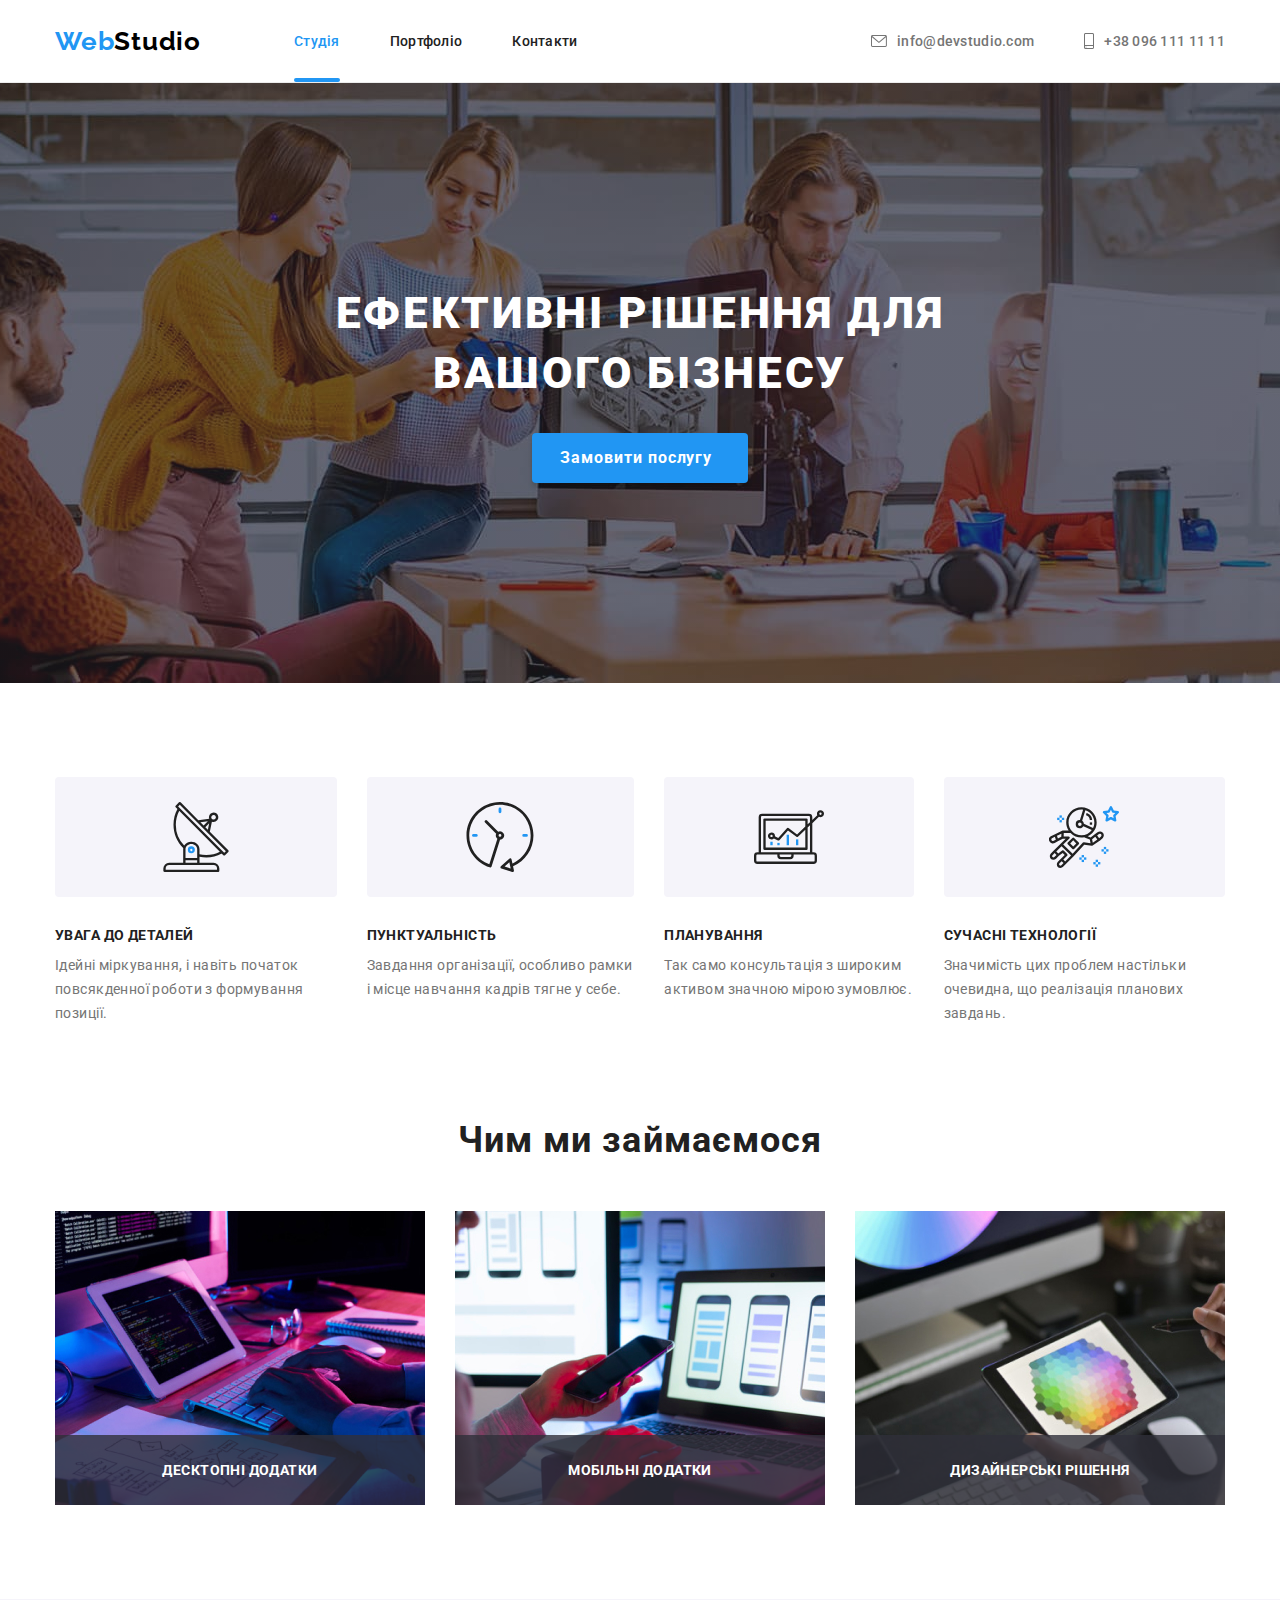
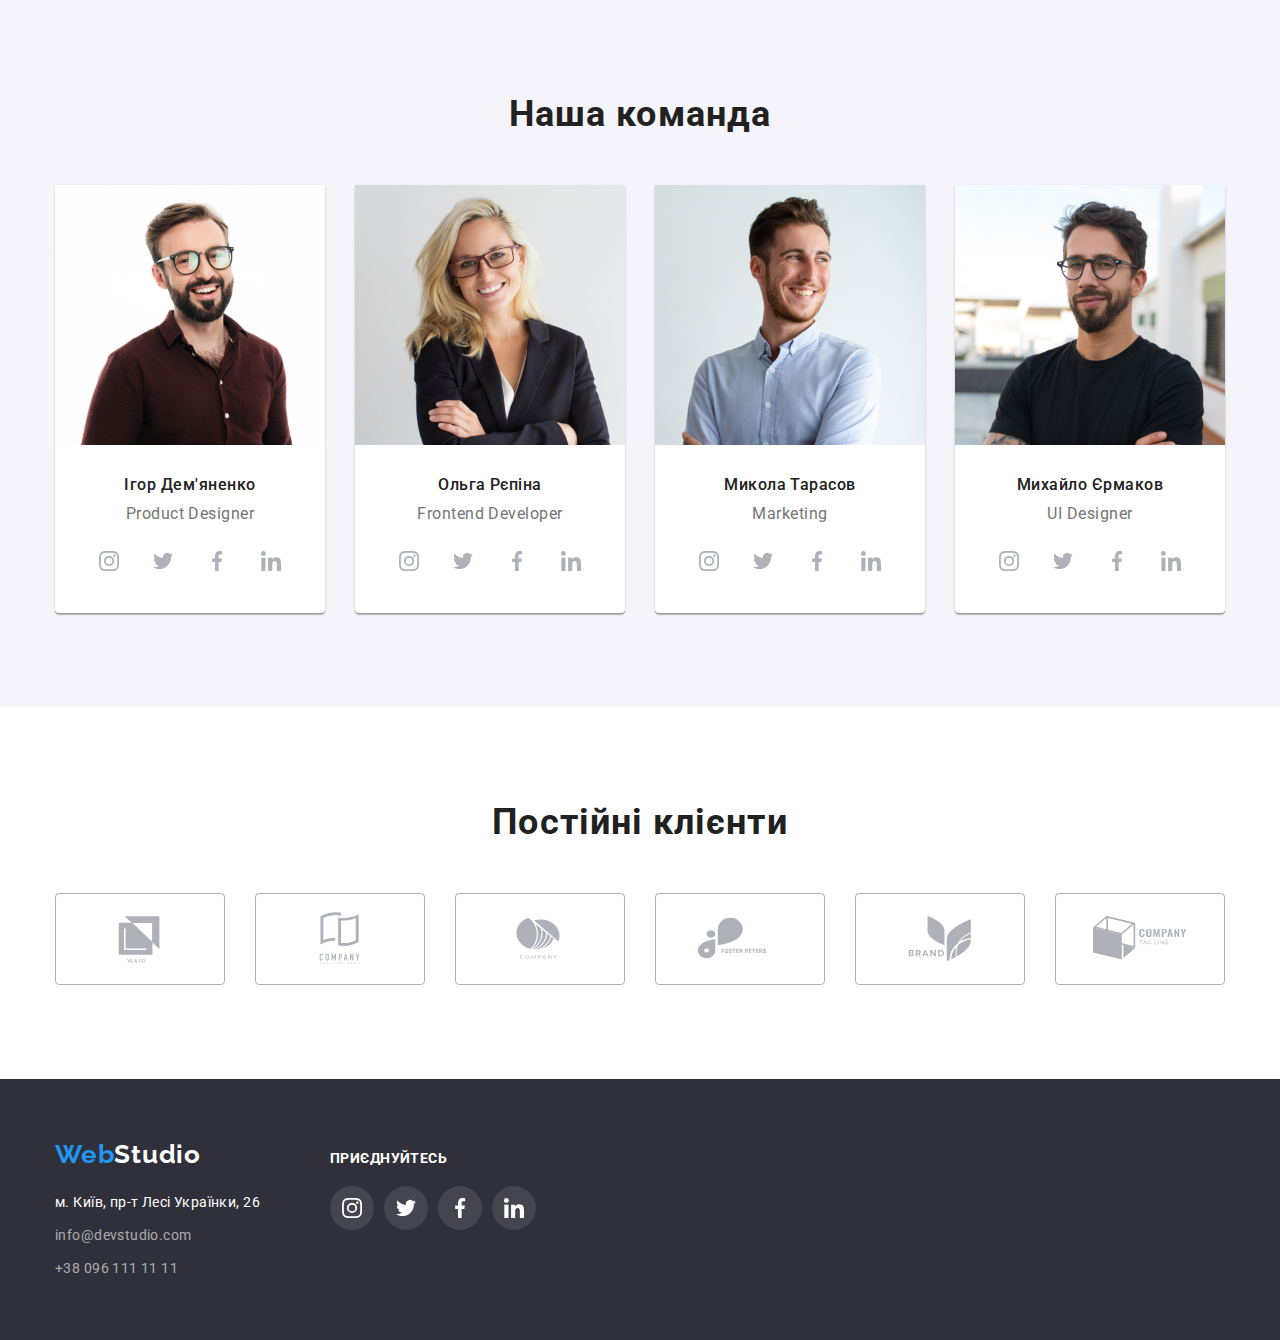
<file: index.html>
<!DOCTYPE html>
<html lang="uk">
  <head>
    <meta charset="UTF-8" />
    <meta http-equiv="X-UA-Compatible" content="IE=edge" />
    <meta name="viewport" content="width=device-width>, initial-scale=1.0" />
    <title>WebStudio</title>
    <!--Fonts-->
    <link rel="preconnect" href="https://fonts.googleapis.com" />
    <link rel="preconnect" href="https://fonts.gstatic.com" crossorigin />
    <link href="https://fonts.googleapis.com/css2?family=Montserrat:wght@400;700&family=Raleway:wght@700&family=Roboto:wght@400;500;700;900&display=swap" rel="stylesheet" />
    <!--Modern-normalize-->
    <link rel="stylesheet" href="./css/modern-normalize.css" />
    <!--Custom styles-->
    <link rel="stylesheet" href="./css/styles.css" />
  </head>

  <body class="body">
    <!--Header-->
    <header class="header">
      <div class="container container-hd">
        <a class="link active" href=".index.html"><span class="header-logo-begin">Web</span><span class="header-logo-end">Studio</span></a>
        <nav class="nav">
          <ul class="list list-nav">
            <li class="list-item">
              <a class="nav-link active" href="./index.html">Студія</a>
            </li>
            <li class="list-item">
              <a class="nav-link" href="./portfolio.html">Портфоліо</a>
            </li>
            <li class="list-item"><a class="nav-link" href="">Контакти</a></li>
          </ul>
        </nav>
        <ul class="list-items">
          <li class="list-item-hd">
            <a class="link-hd" href="mailto:info@devstudio.com">
              <svg class="icon-envelope">
                <use href="./images/icons.svg#icon-envelope"></use>
              </svg>info@devstudio.com</a>
          </li>
          <li class="list-item">
            <a class="link-hd" href="tel:+380961111111">
              <svg class="icon-smartphone">
                <use href="./images/icons.svg#icon-smartphone"></use>
              </svg>+38 096 111 11 11</a>
          </li>
        </ul>
      </div>
    </header>

    <main class="main">
      <!--Ефективні рішення для вашого бізнесу-->

      <section class="section-hero">
        <div class="container">
          <h1 class="title-hero">Ефективні рішення для вашого бізнесу</h1>
          <button class="btn-hero" type="button" data-modal-open>Замовити послугу</button>
          <div class="backdrop is-hidden" data-modal>
            <div class="modal">
              <button class="modal-btn" type="button" data-modal-close>
                <svg class="modal-icon">
                  <use href="./images/icons.svg#icon-cross"></use>
                </svg>
              </button>
            </div>
          </div>
        </div>
      </section>

      <!--Наші переваги-->
      <section class="section">
        <div class="container">
          <h2 class="features-title visually-hidden">Наші переваги</h2>
          <ul class="features-list list">
            <li class="list-item">
              <div class="benefit-icon-area">
                <svg class="benefit-icon">
                  <use href="./images/icons.svg#icon-antenna"></use>
                </svg>
              </div>
              <h3 class="features-title">УВАГА ДО ДЕТАЛЕЙ</h3>
              <p class="features-text">Ідейні міркування, і навіть початок повсякденної роботи з формування позиції.</p>
            </li>
            <li class="list-item">
              <div class="benefit-icon-area">
                <svg class="benefit-icon">
                  <use href="./images/icons.svg#icon-clock"></use>
                </svg>
              </div>
              <h3 class="features-title">ПУНКТУАЛЬНІСТЬ</h3>
              <p class="features-text">Завдання організації, особливо рамки і місце навчання кадрів тягне у себе.</p>
            </li>
            <li class="list-item">
              <div class="benefit-icon-area">
                <svg class="benefit-icon">
                  <use href="./images/icons.svg#icon-diagram"></use>
                </svg>
              </div>
              <h3 class="features-title">ПЛАНУВАННЯ</h3>
              <p class="features-text">Так само консультація з широким активом значною мірою зумовлює.</p>
            </li>
            <li class="list-item">
              <div class="benefit-icon-area">
                <svg class="benefit-icon">
                  <use href="./images/icons.svg#icon-astronaut"></use>
                </svg>
              </div>
              <h3 class="features-title">СУЧАСНІ ТЕХНОЛОГІЇ</h3>
              <p class="features-text">Значимість цих проблем настільки очевидна, що реалізація планових завдань.</p>
            </li>
          </ul>
        </div>
      </section>
      <!--Чим ми займаємося-->
      <section class="section section-our-work">
        <div class="container">
          <h2 class="title-our-work">Чим ми займаємося</h2>
          <ul class="list list-our-work">
            <li class="list-item list-item-work">
              <img src="./images/create/box-1.jpg" alt="компьютер планшет руки людини блок-схема на листі" width="370" height="294" />
              <div class="product-our-work"><p class="text-our-work">Десктопні додатки</p></div>
            </li>
            <li class="list-item list-item-work">
              <img src="./images/create/box-2.jpg" alt="ноутбук монітор телефон руки людини" width="370" height="294" />
              <div class="product-our-work"><p class="text-our-work">Мобільні додатки</p></div>
            </li>
            <li class="list-item list-item-work">
              <img src="./images/create/box-3.jpg" alt="вибір коліра на планшеті руки людини компьютер моноблок" width="370" height="294" />
              <div class="product-our-work"><p class="text-our-work">Дизайнерські рішення</p></div>
            </li>
          </ul>
        </div>
      </section>
      <!--Наша команда-->
      <section class="section section-our-team">
        <div class="container">
          <h2 class="title-our-team">Наша команда</h2>
          <ul class="list list-our-team">
            <li class="list-item list-sh">
              <img src="./images/team/team-card-1.jpg" alt="фото Ігор Дем'яненко" width="270" height="260" />
              <div class="inner-subject">
                <h3 class="title-subject">Ігор Дем'яненко</h3>
                <p class="text-subtitle">Product Designer</p>
                <ul class="socials">
                  <li class="list-item icon-area">
                    <a class="social" href=""
                      ><svg class="icon">
                        <use href="./images/icons.svg#icon-instagram"></use>
                      </svg>
                    </a>
                  </li>
                  <li class="list-item icon-area">
                    <a class="social" href=""
                      ><svg class="icon"><use href="./images/icons.svg#icon-twitter"></use></svg>
                    </a>
                  </li>
                  <li class="list-item icon-area">
                    <a class="social" href=""
                      ><svg class="icon"><use href="./images/icons.svg#icon-facebook"></use></svg>
                    </a>
                  </li>
                  <li class="list-item icon-area">
                    <a class="social" href=""
                      ><svg class="icon"><use href="./images/icons.svg#icon-linkedin"></use></svg>
                    </a>
                  </li>
                </ul>
              </div>
            </li>
            <li class="list-item list-sh">
              <img src="./images/team/team-card-2.jpg" alt="фото Ольга Рєпіна" width="270" height="260" />
              <div class="inner-subject">
                <h3 class="title-subject">Ольга Рєпіна</h3>
                <p class="text-subtitle">Frontend Developer</p>
                <ul class="socials">
                  <li class="list-item icon-area">
                    <a class="social" href=""
                      ><svg class="icon">
                        <use href="./images/icons.svg#icon-instagram"></use>
                      </svg>
                    </a>
                  </li>
                  <li class="list-item icon-area">
                    <a class="social" href=""
                      ><svg class="icon"><use href="./images/icons.svg#icon-twitter"></use></svg>
                    </a>
                  </li>
                  <li class="list-item icon-area">
                    <a class="social" href=""
                      ><svg class="icon"><use href="./images/icons.svg#icon-facebook"></use></svg>
                    </a>
                  </li>
                  <li class="list-item icon-area">
                    <a class="social" href=""
                      ><svg class="icon"><use href="./images/icons.svg#icon-linkedin"></use></svg>
                    </a>
                  </li>
                </ul>
              </div>
            </li>
            <li class="list-item list-sh">
              <img src="./images/team/team-card-3.jpg" alt="фото Микола Тарасов" width="270" height="260" />
              <div class="inner-subject">
                <h3 class="title-subject">Микола Тарасов</h3>
                <p class="text-subtitle">Marketing</p>
                <ul class="socials">
                  <li class="list-item icon-area">
                    <a class="social" href=""
                      ><svg class="icon">
                        <use href="./images/icons.svg#icon-instagram"></use>
                      </svg>
                    </a>
                  </li>
                  <li class="list-item icon-area">
                    <a class="social" href=""
                      ><svg class="icon"><use href="./images/icons.svg#icon-twitter"></use></svg>
                    </a>
                  </li>
                  <li class="list-item icon-area">
                    <a class="social" href=""
                      ><svg class="icon"><use href="./images/icons.svg#icon-facebook"></use></svg>
                    </a>
                  </li>
                  <li class="list-item icon-area">
                    <a class="social" href=""
                      ><svg class="icon"><use href="./images/icons.svg#icon-linkedin"></use></svg>
                    </a>
                  </li>
                </ul>
              </div>
            </li>
            <li class="list-item list-sh">
              <img src="./images/team/team-card-4.jpg" alt="фото Михайло Єрмаков" width="270" height="260" />
              <div class="inner-subject">
                <h3 class="title-subject">Михайло Єрмаков</h3>
                <p class="text-subtitle">UI Designer</p>
                <ul class="socials">
                  <li class="list-item icon-area">
                    <a class="social" href=""
                      ><svg class="icon">
                        <use href="./images/icons.svg#icon-instagram"></use>
                      </svg>
                    </a>
                  </li>
                  <li class="list-item icon-area">
                    <a class="social" href=""
                      ><svg class="icon"><use href="./images/icons.svg#icon-twitter"></use></svg>
                    </a>
                  </li>
                  <li class="list-item icon-area">
                    <a class="social" href=""
                      ><svg class="icon"><use href="./images/icons.svg#icon-facebook"></use></svg>
                    </a>
                  </li>
                  <li class="list-item icon-area">
                    <a class="social" href=""
                      ><svg class="icon"><use href="./images/icons.svg#icon-linkedin"></use></svg>
                    </a>
                  </li>
                </ul>
              </div>
            </li>
          </ul>
        </div>
      </section>
      <!--Постійні клієнти-->
      <section class="section section-clients">
        <div class="container">
          <h2 class="title-clients">Постійні клієнти</h2>
          <ul class="list list-clients">
            <li class="list-item icon-client">
              <a class="link-client" href="">
                <svg class="icon-cl">
                  <use href="./images/icons.svg#icon-client1"></use>
                </svg>
              </a>
            </li>
            <li class="list-item icon-client">
              <a class="link-client" href="">
                <svg class="icon-cl">
                  <use href="./images/icons.svg#icon-client2"></use>
                </svg>
              </a>
            </li>
            <li class="list-item icon-client">
              <a class="link-client" href="">
                <svg class="icon-cl">
                  <use href="./images/icons.svg#icon-client3"></use>
                </svg>
              </a>
            </li>
            <li class="list-item icon-client">
              <a class="link-client" href="">
                <svg class="icon-cl">
                  <use href="./images/icons.svg#icon-client4"></use>
                </svg>
              </a>
            </li>
            <li class="list-item icon-client">
              <a class="link-client" href="">
                <svg class="icon-cl">
                  <use href="./images/icons.svg#icon-client5"></use>
                </svg>
              </a>
            </li>
            <li class="list-item icon-client">
              <a class="link-client" href="">
                <svg class="icon-cl">
                  <use href="./images/icons.svg#icon-client6"></use>
                </svg>
              </a>
            </li>
          </ul>
        </div>
      </section>
    </main>
    <!--Footer-->
    <footer class="footer">
      <div class="container footer-container">
        <div class="container-ft">
          <a class="link link-logo" href=".index.html"><span class="footer-logo-begin">Web</span><span class="footer-logo-end">Studio</span></a>
          <address class="address">
            <ul class="list list-address">
              <li class="list-item-ft">
                <a class="link" href="https://goo.gl/maps/U55JzRCZsnBUYqKL8"><span class="search-ft">м. Київ, пр-т Лесі Українки, 26</span></a>
              </li>
              <li class="list-item-ft">
                <a class="link-ft" href="mailto:info@devstudio.com">info@devstudio.com</a>
              </li>
              <li class="list-item-ft">
                <a class="link-ft" href="tel:+380961111111">+38 096 111 11 11</a>
              </li>
            </ul>
          </address>
        </div>
        <div class="social-footer">
          <h3 class="title-social">приєднуйтесь</h3>
          <ul class="list list-social-ft">
            <li class="list-item icon-area-ft">
              <a class="social-ft" href=""
                ><svg class="icon-ft">
                  <use href="./images/icons.svg#icon-instagram"></use>
                </svg>
              </a>
            </li>
            <li class="list-item icon-area">
              <a class="social-ft" href=""
                ><svg class="icon-ft"><use href="./images/icons.svg#icon-twitter"></use></svg>
              </a>
            </li>
            <li class="list-item icon-area">
              <a class="social-ft" href=""
                ><svg class="icon-ft"><use href="./images/icons.svg#icon-facebook"></use></svg>
              </a>
            </li>
            <li class="list-item icon-area">
              <a class="social-ft" href=""
                ><svg class="icon-ft"><use href="./images/icons.svg#icon-linkedin"></use></svg>
              </a>
            </li>
          </ul>
        </div>
      </div>
    </footer>
    <script src="./js/modal.js"></script>
  </body>
</html>
</file>
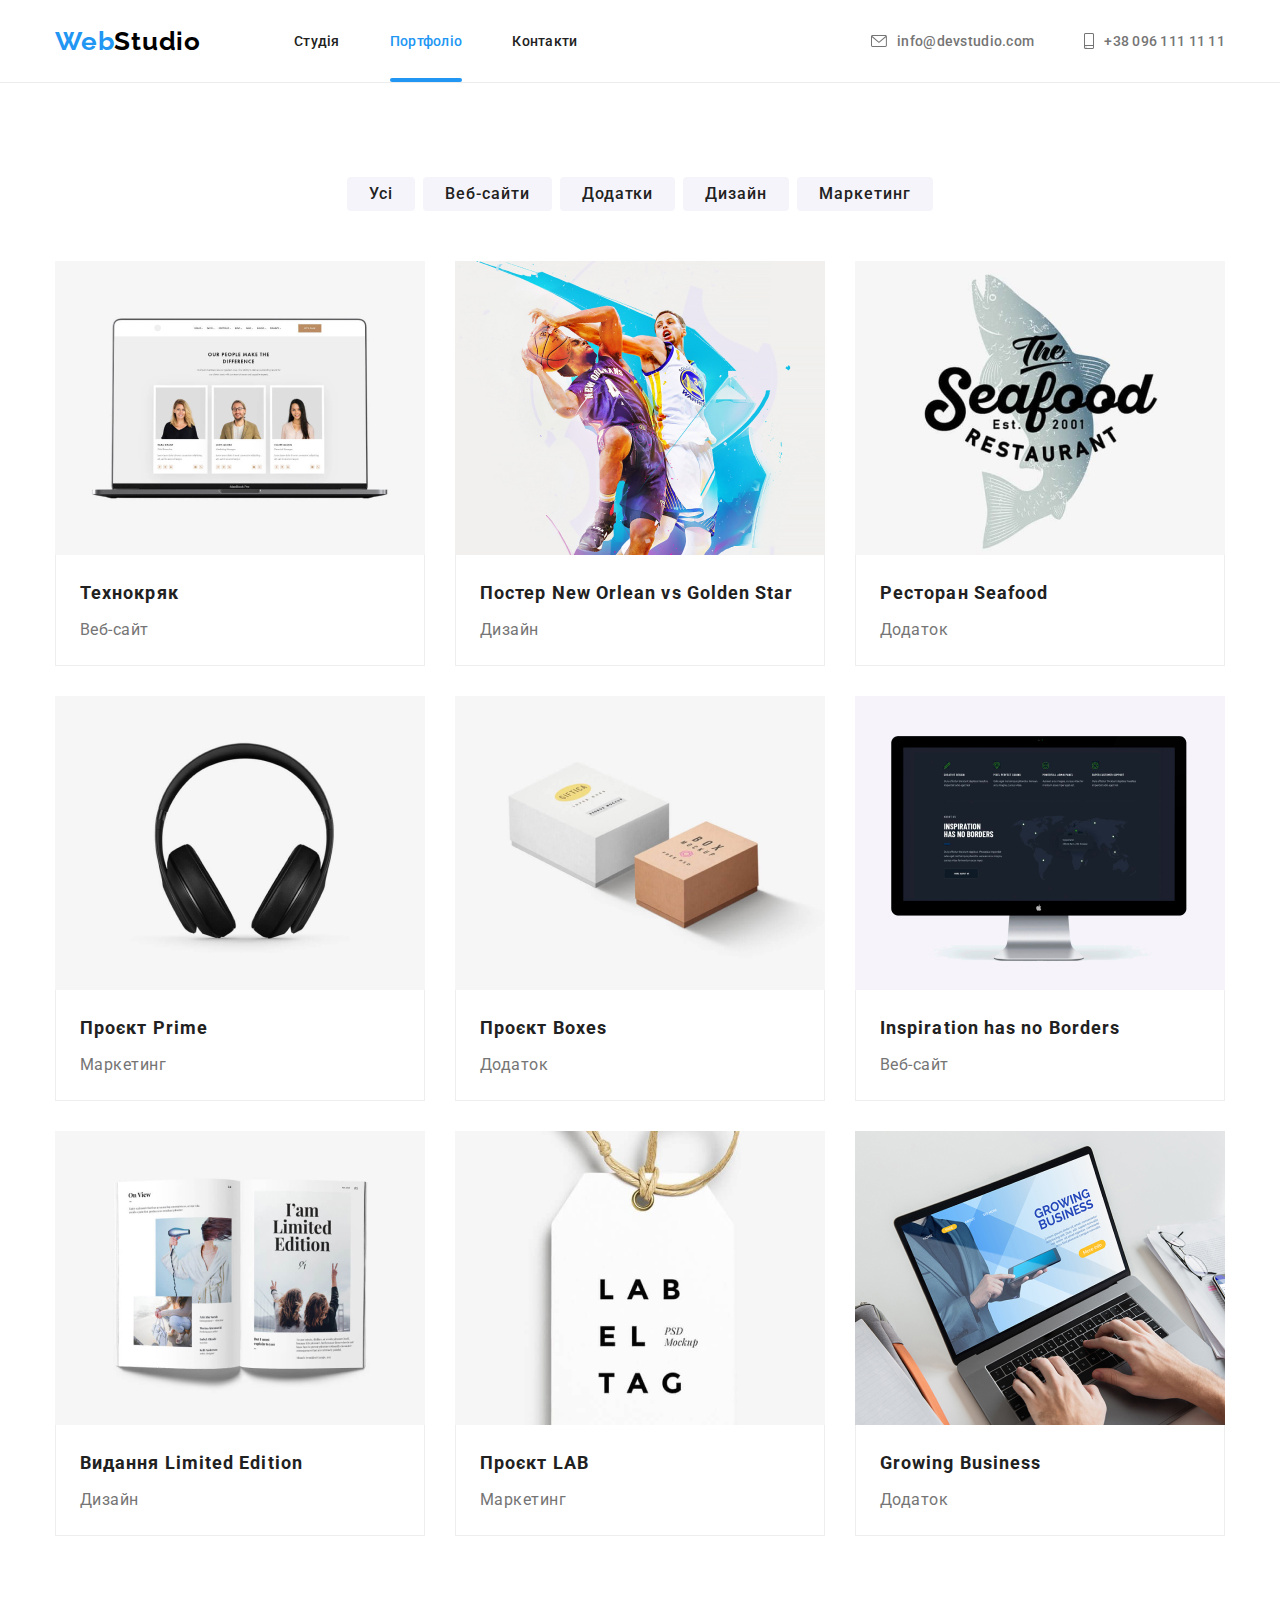
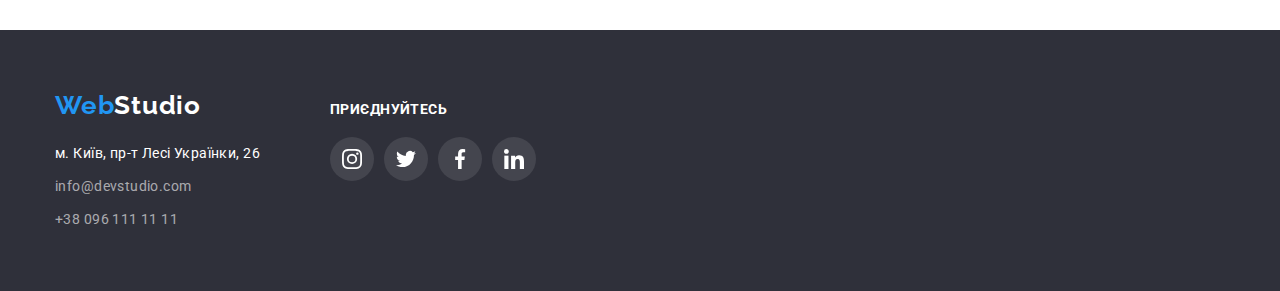
<file: portfolio.html>
<!DOCTYPE html>
<html lang="uk">
  <head>
    <meta charset="UTF-8" />
    <meta http-equiv="X-UA-Compatible" content="IE=edge" />
    <meta name="viewport" content="width=device-width, initial-scale=1.0" />
    <title>Portfolio</title>
    <!--Fonts-->
    <link rel="preconnect" href="https://fonts.googleapis.com" />
    <link rel="preconnect" href="https://fonts.gstatic.com" crossorigin />
    <link href="https://fonts.googleapis.com/css2?family=Montserrat:wght@400;700&family=Raleway:wght@700&family=Roboto:wght@400;500;700;900&display=swap" rel="stylesheet" />
    <!--Modern-normalize-->
    <link rel="stylesheet" href="./css/modern-normalize.css" />
    <!--Custom styles-->
    <link rel="stylesheet" href="./css/styles.css" />
  </head>

  <body class="body">
    <!--Header-->
    <header class="header">
      <div class="container container-hd">
        <a class="link" href=".index.html"><span class="header-logo-begin">Web</span><span class="header-logo-end">Studio</span></a>
        <nav class="nav">
          <ul class="list list-nav">
            <li class="list-item">
              <a class="nav-link" href="./index.html">Студія</a>
            </li>
            <li class="list-item"><a class="nav-link active" href="./portfolio.html">Портфоліо</a></li>
            <li class="list-item"><a class="nav-link" href="">Контакти</a></li>
          </ul>
        </nav>
        <ul class="list-items">
          <li class="list-item">
            <a class="link-hd" href="mailto:info@devstudio.com">
              <svg class="icon-envelope">
                <use href="./images/icons.svg#icon-envelope"></use>
              </svg>info@devstudio.com</a>
          </li>
          <li class="list-item">
            <a class="link-hd" href="tel:+380961111111">
              <svg class="icon-smartphone">
                <use href="./images/icons.svg#icon-smartphone"></use>
              </svg>+38 096 111 11 11</a>
          </li>
        </ul>
      </div>
    </header>

    <main class="main">
      <section class="section section-portfolio">
        <div class="container">
          <h1 class="title-portfolio visually-hidden">Портфолио</h1>
          <!--Набір кнопок-->
          <ul class="list list-btn">
            <li class="list-item-btn">
              <button class="portfolio-btn" type="button">Усі</button>
            </li>
            <li class="list-item-btn">
              <button class="portfolio-btn" type="button">Веб-сайти</button>
            </li>
            <li class="list-item-btn">
              <button class="portfolio-btn" type="button">Додатки</button>
            </li>
            <li class="list-item-btn">
              <button class="portfolio-btn" type="button">Дизайн</button>
            </li>
            <li class="list-item-btn">
              <button class="portfolio-btn" type="button">Маркетинг</button>
            </li>
          </ul>
          <!--Наше портфоліо-->
          <ul class="list list-portfolio">
            <li class="list-item list-item-portfolio">
              <a class="nav-link-p" href="">
                <div class="project-card">
                  <img src="./images/portfolio/img-teh.jpg" alt="дві жінки та чоловік" width="370" height="294" />
                  <p class="text-overlay">
                    Ресурс пропонує комплексні пропозиції з різним рівнем функціоналу та сервісів. Все це дозволить відвідувачу отримати вичерпні відомості про компанію чи приватну
                    особу.
                  </p>
                </div>
                <div class="inner-title">
                  <h2 class="title-portfolio">Технокряк</h2>
                  <p class="text-portfolio">Веб-сайт</p>
                </div>
              </a>
            </li>
            <li class="list-item list-item-portfolio">
              <a class="nav-link-p" href="">
                <div class="project-card">
                  <img src="./images/portfolio/img-basket.jpg" alt="два баскетболіста з м'ячем" width="370" height="294" />
                  <p class="text-overlay">
                    Ресурс пропонує комплексні пропозиції з різним рівнем функціоналу та сервісів. Все це дозволить відвідувачу отримати вичерпні відомості про компанію чи приватну
                    особу.
                  </p>
                </div>
                <div class="inner-title">
                  <h2 class="title-portfolio">Постер New Orlean vs Golden Star</h2>
                  <p class="text-portfolio">Дизайн</p>
                </div>
              </a>
            </li>
            <li class="list-item list-item-portfolio">
              <a class="nav-link-p" href="">
                <div class="project-card">
                  <img src="./images/portfolio/img-seafood.jpg" alt="риба та назва ресторану" width="370" height="294" />
                  <p class="text-overlay">
                    Ресурс пропонує комплексні пропозиції з різним рівнем функціоналу та сервісів. Все це дозволить відвідувачу отримати вичерпні відомості про компанію чи приватну
                    особу.
                  </p>
                </div>
                <div class="inner-title">
                  <h2 class="title-portfolio">Ресторан Seafood</h2>
                  <p class="text-portfolio">Додаток</p>
                </div>
              </a>
            </li>
            <li class="list-item list-item-portfolio">
              <a class="nav-link-p" href="">
                <div class="project-card">
                  <img src="./images/portfolio/img-prime.jpg" alt="бездротові навушники" width="370" height="294" />
                  <p class="text-overlay">
                    Ресурс пропонує комплексні пропозиції з різним рівнем функціоналу та сервісів. Все це дозволить відвідувачу отримати вичерпні відомості про компанію чи приватну
                    особу.
                  </p>
                </div>
                <div class="inner-title">
                  <h2 class="title-portfolio">Проєкт Prime</h2>
                  <p class="text-portfolio">Маркетинг</p>
                </div>
              </a>
            </li>
            <li class="list-item list-item-portfolio">
              <a class="nav-link-p" href="">
                <div class="project-card">
                  <img src="./images/portfolio/img-boxes.jpg" alt="два коробка" width="370" height="294" />
                  <p class="text-overlay">
                    Ресурс пропонує комплексні пропозиції з різним рівнем функціоналу та сервісів. Все це дозволить відвідувачу отримати вичерпні відомості про компанію чи приватну
                    особу.
                  </p>
                </div>
                <div class="inner-title">
                  <h2 class="title-portfolio">Проєкт Boxes</h2>
                  <p class="text-portfolio">Додаток</p>
                </div>
              </a>
            </li>
            <li class="list-item list-item-portfolio">
              <a class="nav-link-p" href="">
                <div class="project-card">
                  <img src="./images/portfolio/img-sait.jpg" alt="монітор" width="370" height="294" />
                  <p class="text-overlay">
                    Ресурс пропонує комплексні пропозиції з різним рівнем функціоналу та сервісів. Все це дозволить відвідувачу отримати вичерпні відомості про компанію чи приватну
                    особу.
                  </p>
                </div>
                <div class="inner-title">
                  <h2 class="title-portfolio">Inspiration has no Borders</h2>
                  <p class="text-portfolio">Веб-сайт</p>
                </div>
              </a>
            </li>
            <li class="list-item list-item-portfolio">
              <a class="nav-link-p" href="">
                <div class="project-card">
                  <img src="./images/portfolio/img-edition.jpg" alt="розкрита книга" width="370" height="294" />
                  <p class="text-overlay">
                    Ресурс пропонує комплексні пропозиції з різним рівнем функціоналу та сервісів. Все це дозволить відвідувачу отримати вичерпні відомості про компанію чи приватну
                    особу.
                  </p>
                </div>
                <div class="inner-title">
                  <h2 class="title-portfolio">Видання Limited Edition</h2>
                  <p class="text-portfolio">Дизайн</p>
                </div>
              </a>
            </li>
            <li class="list-item list-item-portfolio">
              <a class="nav-link-p" href="">
                <div class="project-card">
                  <img src="./images/portfolio/img-lab.jpg" alt="етикетка" width="370" height="294" />
                  <p class="text-overlay">
                    Ресурс пропонує комплексні пропозиції з різним рівнем функціоналу та сервісів. Все це дозволить відвідувачу отримати вичерпні відомості про компанію чи приватну
                    особу.
                  </p>
                </div>
                <div class="inner-title">
                  <h2 class="title-portfolio">Проєкт LAB</h2>
                  <p class="text-portfolio">Маркетинг</p>
                </div>
              </a>
            </li>
            <li class="list-item list-item-portfolio">
              <a class="nav-link-p" href="">
                <div class="project-card">
                  <img src="./images/portfolio/img-business.jpg" alt="руки та ноутбук" width="370" height="294" />
                  <p class="text-overlay">
                    Ресурс пропонує комплексні пропозиції з різним рівнем функціоналу та сервісів. Все це дозволить відвідувачу отримати вичерпні відомості про компанію чи приватну
                    особу.
                  </p>
                </div>
                <div class="inner-title">
                  <h2 class="title-portfolio">Growing Business</h2>
                  <p class="text-portfolio">Додаток</p>
                </div>
              </a>
            </li>
          </ul>
        </div>
      </section>
    </main>
    <!--Footer-->
    <footer class="footer">
      <div class="container footer-container">
        <div class="container-ft">
          <a class="link link-logo" href=".index.html"><span class="footer-logo-begin">Web</span><span class="footer-logo-end">Studio</span></a>
          <address class="address">
            <ul class="list list-address">
              <li class="list-item-ft">
                <a class="link" href="https://goo.gl/maps/U55JzRCZsnBUYqKL8"><span class="search-ft">м. Київ, пр-т Лесі Українки, 26</span></a>
              </li>
              <li class="list-item-ft"></li>
              <li class="">
                <a class="link-ft" href="mailto:info@devstudio.com">info@devstudio.com</a>
              </li>
              <li class="list-item-ft"></li>
              <li class="">
                <a class="link-ft" href="tel:+380961111111">+38 096 111 11 11</a>
              </li>
            </ul>
          </address>
        </div>
        <div class="social-footer">
          <h3 class="title-social">приєднуйтесь</h3>
          <ul class="list list-social-ft">
            <li class="list-item icon-area-ft">
              <a class="social-ft" href="">
                <svg class="icon-ft">
                  <use href="./images/icons.svg#icon-instagram"></use>
                </svg>
              </a>
            </li>
            <li class="list-item icon-area">
              <a class="social-ft" href="">
                <svg class="icon-ft">
                  <use href="./images/icons.svg#icon-twitter"></use>
                </svg>
              </a>
            </li>
            <li class="list-item icon-area">
              <a class="social-ft" href="">
                <svg class="icon-ft">
                  <use href="./images/icons.svg#icon-facebook"></use>
                </svg>
              </a>
            </li>
            <li class="list-item icon-area">
              <a class="social-ft" href="">
                <svg class="icon-ft">
                  <use href="./images/icons.svg#icon-linkedin"></use>
                </svg>
              </a>
            </li>
          </ul>
        </div>
      </div>
    </footer>
  </body>
</html>
</file>
<file: css/styles.css>
:root {
  /*Fonts*/
  --main-font: Roboto, sans-serif;
  --secondary-font: Raleway, sans-serif;

  /*Text colors*/
  --main-txt-cl: #212121;
  --light-txt-cl: #757575;
  --accent-txt-cl: #2196f3;

  /*Background colors*/
  --main-bg-cl: #f5f5f5;
  --accent-bg-cl: #2f303a;
  --white-txt-cl: #ffffff;

  /*others*/
  --btn-hover-cl: #188ce8;
  --btn-cl: #f5f4fa;

  --animation: 250ms cubic-bezier(0.4, 0, 0.2, 1);
}

/*Загальне для всьго*/
.body {
  font-family: var(--main-font);
  color: var(--main-txt-cl);
}

/*reset*/
h1,
h2,
h3,
h4,
h5,
h6,
p {
  margin: 0px;
}

img {
  display: block;
  max-width: 100%;
  height: auto;
}

.link {
  text-decoration: none;
  color: currentColor;
}

.container {
  width: 1200px;
  margin-left: auto;
  margin-right: auto;
  padding: 0 15px;
}

ul {
  list-style: none;
  margin: 0 auto;
  padding: 0;
}

.section {
}

/*Header*/
.header {
  border-bottom: 1px solid #ececec;
}

.container-hd {
  display: flex;
  align-items: center;
}

.header-logo-begin {
  font-family: var(--secondary-font);
  font-weight: 700;
  font-size: 26px;
  line-height: calc(31 / 26);
  letter-spacing: 0.03em;
  color: var(--accent-txt-cl);
}
.header-logo-end {
  font-family: var(--secondary-font);
  font-weight: 700;
  font-size: 26px;
  line-height: calc(31 / 26);
  letter-spacing: 0.03em;
  color: #000000;
}
.nav {
  margin-left: 93px;
  margin-right: auto;
}
.nav-link {
  position: relative;

  font-style: normal;
  font-weight: 500;
  font-size: 14px;
  line-height: calc(16 / 14);
  letter-spacing: 0.02em;
  text-decoration: none;
  color: var(--main-txt-cl);

  transition: color var(--animation);
}

.nav-link.active::after {
  content: '';
  position: absolute;
  left: 0;
  bottom: -33px;

  display: block;
  height: 4px;
  width: 100%;

  background-color: var(--accent-txt-cl);
  border-radius: 2px;
  border: transparent;
  /* outline: 1px solid; */
}

.nav-link:hover,
.nav-link:focus,
.nav-link.active {
  color: var(--accent-txt-cl);
}

.list-nav {
  display: flex;
  align-items: center;
  gap: 50px;
  padding-top: 32px;
  padding-bottom: 32px;
}

.list-items {
  display: flex;
  align-items: center;
  gap: 50px;
  list-style: none;
  margin: 0px;
  padding: 0px;
}

.list-item-hd {
  display: flex;
  gap: 10px;
}

.link-hd {
  display: flex;
  gap: 10px;
  align-items: center;
  font-weight: 500;
  font-size: 14px;
  line-height: calc(16 / 14);
  letter-spacing: 0.02em;
  color: var(--light-txt-cl);
  list-style: none;
  text-decoration: none;

  transition: color var(--animation);
}

.link-hd:hover,
.link-hd:focus {
  color: var(--accent-txt-cl);
  fill: var(--accent-txt-cl);
}

.icon-envelope {
  display: flex;
  width: 16px;
  height: 12px;
  justify-content: center;
  align-items: center;
  fill: var(--light-txt-cl);
  fill: currentColor;
}

.icon-smartphone {
  display: flex;
  width: 10px;
  height: 16px;
  justify-content: center;
  align-items: center;
  fill: var(--light-txt-cl);
  fill: currentColor;
}

/*Main Studio*/

.benefit-icon {
  width: 70px;
  height: 70px;
}

.benefit-icon-area {
  display: flex;
  justify-content: center;
  align-items: center;
  height: 120px;
  background-color: var(--btn-cl);
  border-radius: 4px;
}

.section-hero {
  background-color: #c4c4c4;
  background-image: linear-gradient(to right, rgba(47, 48, 58, 0.4), rgba(47, 48, 58, 0.4)), url(../images/hero.jpg);
  background-repeat: no-repeat;
  background-size: cover;
  background-position: center;
  max-width: 1600px;
  height: 600px;
  margin-left: auto;
  margin-right: auto;
  padding-top: 200px;
  padding-bottom: 200px;
  text-align: center;
}

.title-hero {
  width: 696px;
  margin-left: auto;
  margin-right: auto;
  margin-bottom: 30px;
  font-weight: 900;
  font-size: 44px;
  line-height: calc(60 / 44);
  text-align: center;
  letter-spacing: 0.06em;
  text-transform: uppercase;
  color: var(--white-txt-cl);
}
.btn-hero {
  width: 216px;
  min-height: 50px;
  padding: 6px 28px;
  margin: auto;
  border: none;
  font-family: var(--main-font);
  font-weight: 700;
  font-size: 16px;
  line-height: calc(30 / 16);
  letter-spacing: 0.06em;
  align-items: center;
  text-align: center;
  display: flex;

  border-radius: 4px;

  background-color: var(--accent-txt-cl);
  color: var(--white-txt-cl);
  cursor: pointer;

  box-shadow: 0px 4px 4px rgba(0, 0, 0, 0.15);

  transition: background-color var(--animation);
}
.btn-hero:hover,
.btn-hero:focus,
.btn-hero.active {
  background-color: var(--btn-hover-cl);
}

/*Модальне вікно*/
.backdrop {
  position: fixed;
  top: 0;
  left: 0;
  z-index: 1;

  width: 100%;
  height: 100%;

  background-color: rgba(0, 0, 0, 0.2);
  opacity: 1;
  transition: opacity var(--animation);
}

.backdrop.is-hidden {
  opacity: 0;
  pointer-events: none;
}

.modal {
  position: absolute;
  top: 50%;
  left: 50%;
  transform: translate(-50%, -50%);

  min-width: 528px;
  min-height: 581px;

  background-color: var(--white-txt-cl);
  box-shadow: 0px 1px 3px rgba(0, 0, 0, 0.12), 0px 1px 1px rgba(0, 0, 0, 0.14), 0px 2px 1px rgba(0, 0, 0, 0.2);
  border-radius: 4px;
}

.modal-btn {
  position: absolute;
  top: 8px;
  right: 8px;

  display: flex;
  align-items: center;
  justify-content: center;
  border-radius: 50%;
  padding: 0;

  width: 30px;
  height: 30px;
  background-color: var(--white-txt-cl);
  border: 1px solid rgba(0, 0, 0, 0.1);
  cursor: pointer;
}

.modal-icon {
  top: 8px;
  right: 8px;

  width: 18px;
  height: 18px;
}

/*Наші переваги*/
.section {
  padding: 94px 0;
}

.features-list {
  display: flex;
  gap: 30px;
  align-content: center;
}

.list-item {
}

.list-sh {
  background-color: var(--white-txt-cl);
  box-shadow: 0px 1px 3px rgba(0, 0, 0, 0.12), 0px 1px 1px rgba(0, 0, 0, 0.14), 0px 2px 1px rgba(0, 0, 0, 0.2);
  border-radius: 0px 0px 4px 4px;
}

.features-title {
  margin-top: 30px;
  margin-bottom: 10px;
  font-weight: 700;
  font-size: 14px;
  line-height: calc(16 / 14);
  letter-spacing: 0.03em;
  text-transform: uppercase;
}

.features-text {
  font-weight: 400;
  font-size: 14px;
  line-height: calc(24 / 14);
  letter-spacing: 0.03em;
  color: var(--light-txt-cl);
}

.list-our-work {
  display: flex;
  gap: 30px;
}

.list-item-work {
  position: relative;

  width: 370px;
}

.section-our-work {
  padding-top: 0;
}

/* .card-our-work {
  position: relative;
} */

.product-our-work {
  display: flex;
  align-items: center;
  justify-content: center;

  position: absolute;
  bottom: 0;
  left: 0;

  width: 100%;
  height: 70px;

  background-color: rgba(47, 48, 58, 0.8);
}

.text-our-work {
  font-weight: 700;
  font-size: 14px;
  line-height: calc(16 / 14);
  letter-spacing: 0.03em;
  text-transform: uppercase;

  color: var(--white-txt-cl);
}

.title-our-work,
.title-our-team,
.title-clients {
  margin-bottom: 50px;
  font-weight: 700;
  font-size: 36px;
  line-height: calc(42 / 36);
  text-align: center;
  letter-spacing: 0.03em;
}

.section-our-team {
  background-color: #f5f4fa;
}

.list-our-team {
  display: flex;
  gap: 30px;
}

/*Наша команда Ім'я*/
.title-subject {
  margin-bottom: 10px;

  font-weight: 500;
  font-size: 16px;
  line-height: calc(19 / 16);
  text-align: center;
  letter-spacing: 0.03em;
}
/*Наша команда Посада*/
.text-subtitle {
  font-size: 16px;
  line-height: calc(19 / 16);
  text-align: center;
  letter-spacing: 0.03em;
  color: var(--light-txt-cl);
}

.inner-subject {
  padding-top: 30px;
  padding-bottom: 30px;
}

.socials {
  margin-top: 16px;

  display: flex;
  gap: 10px;
  list-style: none;
  padding-bottom: 0;
  padding-left: 0;
  justify-content: center;
}

.social {
  display: flex;
  width: 44px;
  height: 44px;
  justify-content: center;
  align-items: center;
  background-color: var(--white-txt-cl);
  border-radius: 50%;
  fill: #afb1b8;

  transition: background-color var(--animation), fill var(--animation);
}

.social:hover,
.social:focus {
  background-color: var(--accent-txt-cl);
  fill: var(--white-txt-cl);
}

.icon {
  width: 20px;
  height: 20px;
}
/*Постійні клієнти*/
.section-clients {
}

.list-clients {
  display: flex;
  gap: 30px;
}

.link-client {
  display: flex;
  width: 170px;
  height: 92px;
  justify-content: center;
  align-items: center;
  border: 1px solid #afb1b8;
  border-radius: 4px;
  background-color: var(--white-txt-cl);
  fill: #afb1b8;

  transition: fill var(--animation), border var(--animation);
}

.link-client:hover,
.link-client:focus {
  fill: var(--accent-txt-cl);
  border: 1px solid var(--accent-txt-cl);
}

.icon-cl {
  width: 106px;
  height: 60px;
}
/*Portfolio*/
.title-portfolio {
  margin-bottom: 4px;
  color: var(--main-txt-cl);
  font-weight: 700;
  font-size: 18px;
  line-height: calc(36 / 18);
  letter-spacing: 0.06em;
}
.text-portfolio {
  font-size: 16px;
  line-height: calc(30 / 16);
  letter-spacing: 0.03em;
  color: var(--light-txt-cl);
}
.portfolio-btn {
  margin-left: auto;
  margin-right: auto;
  font-family: var(--main-font);
  font-weight: 500;
  font-size: 16px;
  line-height: calc(26 / 16);
  border: none;
  align-items: center;
  text-align: center;
  letter-spacing: 0.06em;
  border-radius: 4px;
  padding: 4px 22px;
  background-color: var(--btn-cl);
  color: var(--main-txt-cl);
  cursor: pointer;

  transition: color var(--animation), background-color var(--animation), box-shadow var(--animation);
}
.portfolio-btn:hover,
.portfolio-btn:focus,
.portfolio-btn.active {
  color: var(--white-txt-cl);
  background-color: var(--btn-hover-cl);
  box-shadow: 0px 3px 1px rgba(0, 0, 0, 0.1), 0px 1px 2px rgba(0, 0, 0, 0.08), 0px 2px 2px rgba(0, 0, 0, 0.12);
}

.list-btn {
  display: flex;
  justify-content: center;
  margin-bottom: 50px;
}

.list-item-btn:not(:last-child) {
  margin-right: 8px;
}

.list-portfolio {
  display: flex;
  flex-wrap: wrap;
  gap: 30px;
}
.list-item-portfolio {
  width: 370px;
}

.inner-title {
  padding: 20px 24px;
  border-left: 1px solid #eeeeee;
  border-bottom: 1px solid #eeeeee;
  border-right: 1px solid #eeeeee;
}

.nav-link-p {
  position: relative;

  overflow: hidden;

  display: block;
  text-decoration: none;

  transition: box-shadow var(--animation);
}

.nav-link-p:hover,
.nav-link-p:focus {
  box-shadow: 0px 1px 1px rgba(0, 0, 0, 0.12), 0px 4px 4px rgba(0, 0, 0, 0.06), 1px 4px 6px rgba(0, 0, 0, 0.16);
}

.project-card {
  position: relative;
  overflow: hidden;
}

.nav-link-p:hover .text-overlay,
.nav-link-p:focus .text-overlay {
  transform: translateY(0);
}

.text-overlay {
  font-style: normal;
  font-weight: 400;
  font-size: 18px;
  line-height: calc(28 / 18);
  letter-spacing: 0.03em;
  background-color: rgba(33, 150, 243, 0.9);
  color: var(--white-txt-cl);

  position: absolute;
  top: 0;
  left: 0;

  transform: translateY(100%);

  padding: 63px 24px;

  transition: transform var(--animation);
}

/*Footer*/
.footer {
  padding-top: 60px;
  padding-bottom: 60px;
  background-color: var(--accent-bg-cl);
}

.container-ft {
  margin-right: 70px;
}

.footer-container {
  display: flex;
  align-items: baseline;
}

.footer-logo-begin {
  font-family: var(--secondary-font);
  font-weight: 700;
  font-size: 26px;
  line-height: calc(31 / 26);
  letter-spacing: 0.03em;
  color: var(--accent-txt-cl);
}
.footer-logo-end {
  font-family: var(--secondary-font);
  font-weight: 700;
  font-size: 26px;
  line-height: calc(31 / 26);
  letter-spacing: 0.03em;
  color: var(--white-txt-cl);
}
.link-logo {
}

.address {
  margin-top: 20px;
}

.list-item-ft {
}

.list-item-ft:not(:last-child) {
  margin-bottom: 9px;
}

.search-ft {
  font-style: normal;
  font-size: 14px;
  line-height: calc(24 / 14);
  letter-spacing: 0.03em;
  color: var(--white-txt-cl);
  text-decoration: none;
}
.link-ft {
  font-style: normal;
  font-size: 14px;
  line-height: calc(24 / 14);
  letter-spacing: 0.03em;
  color: rgba(255, 255, 255, 0.6);
  text-decoration: none;

  transition: color var(--animation);
}
.link-ft:hover,
.link-ft:focus,
.link-ft.active {
  color: var(--accent-txt-cl);
}

.social-footer {
}

.title-social {
  margin-bottom: 20px;

  font-weight: 700;
  font-size: 14px;
  line-height: calc(16 / 14);
  letter-spacing: 0.03em;
  text-transform: uppercase;
  color: var(--white-txt-cl);
}

.list-social-ft {
  display: flex;
  gap: 10px;
}

.social-ft {
  display: flex;
  width: 44px;
  height: 44px;
  justify-content: center;
  align-items: center;
  border-radius: 50%;
  background-color: rgba(255, 255, 255, 0.1);
  fill: var(--white-txt-cl);

  transition: background-color var(--animation);
}

.social-ft:hover,
.social-ft:focus {
  background-color: var(--accent-txt-cl);
}

.icon-ft {
  width: 20px;
  height: 20px;
}

/*Приховати заголовок в Наші переваги та Портфолио*/
.visually-hidden {
  position: absolute;
  width: 1px;
  height: 1px;
  margin: -1px;
  border: 0;
  padding: 0;
  white-space: nowrap;
  clip-path: inset(100%);
  clip: rect(0 0 0 0);
  overflow: hidden;
}
</file>
